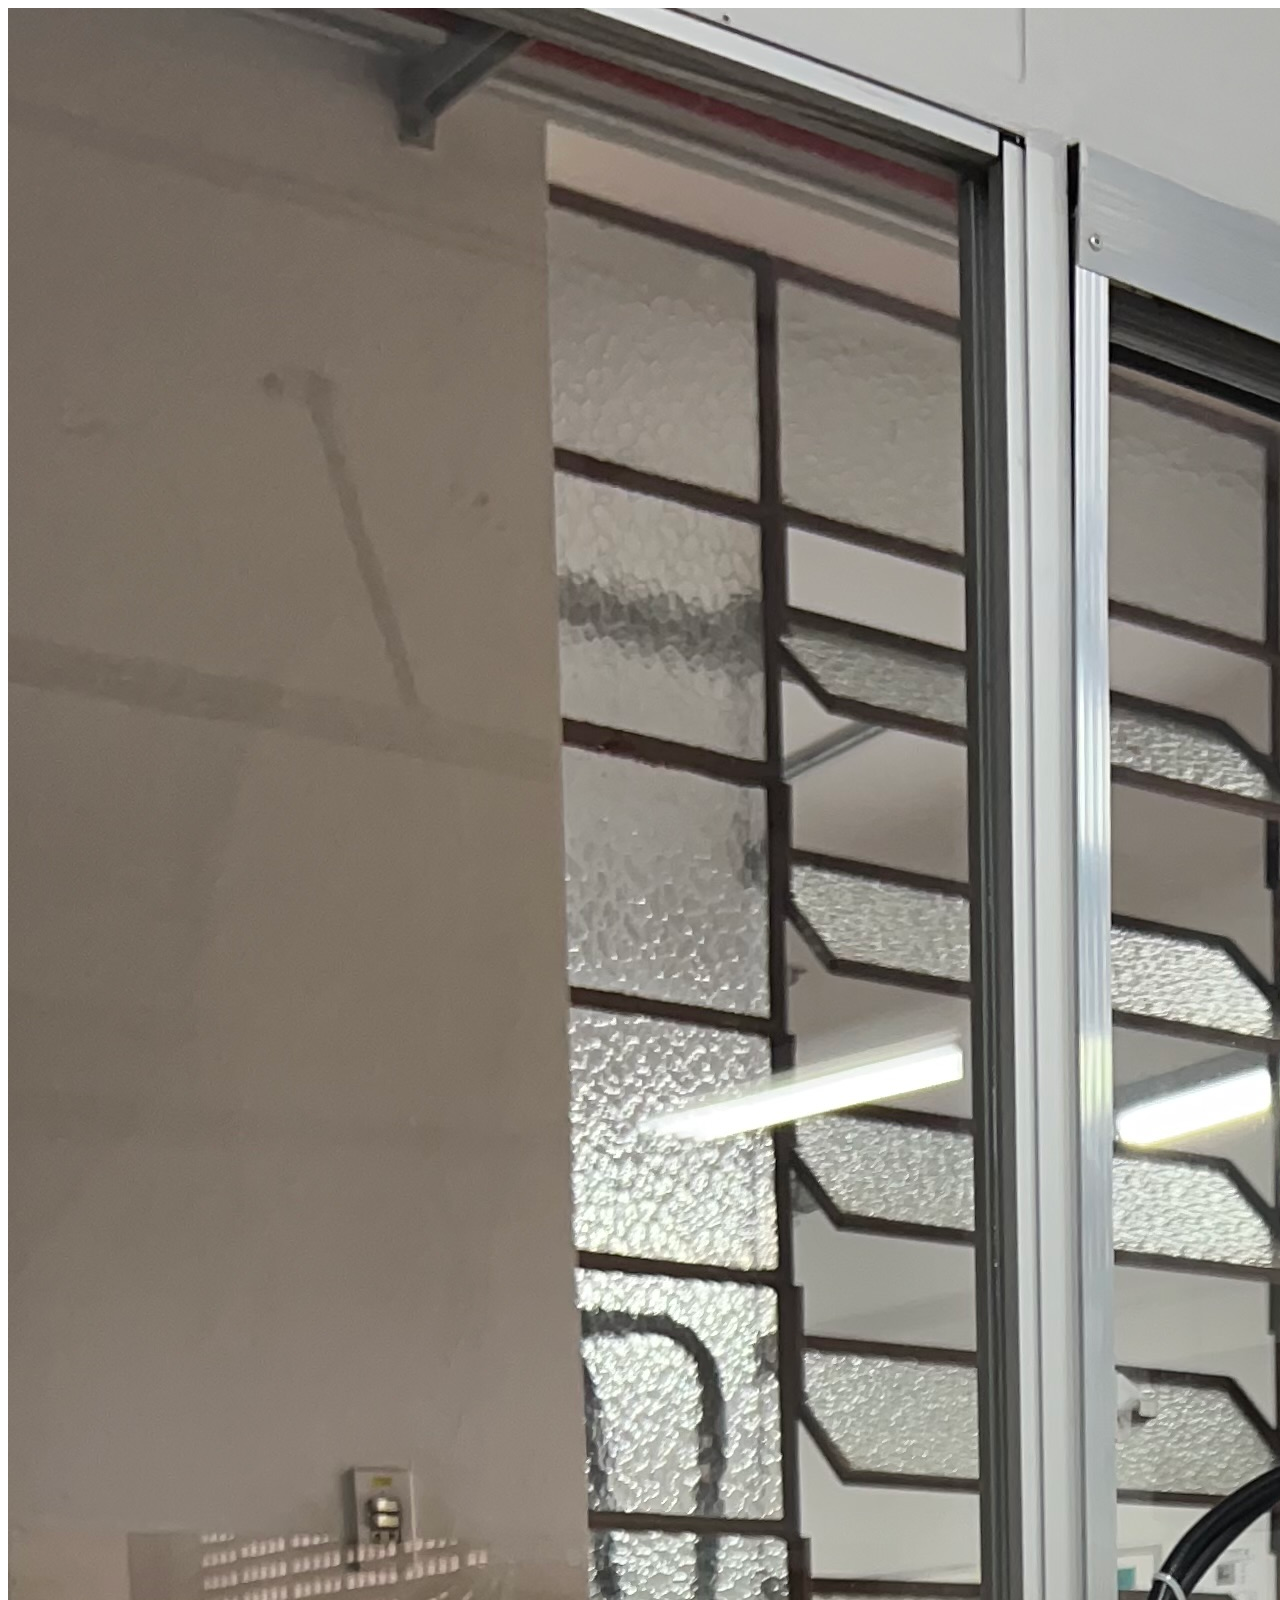
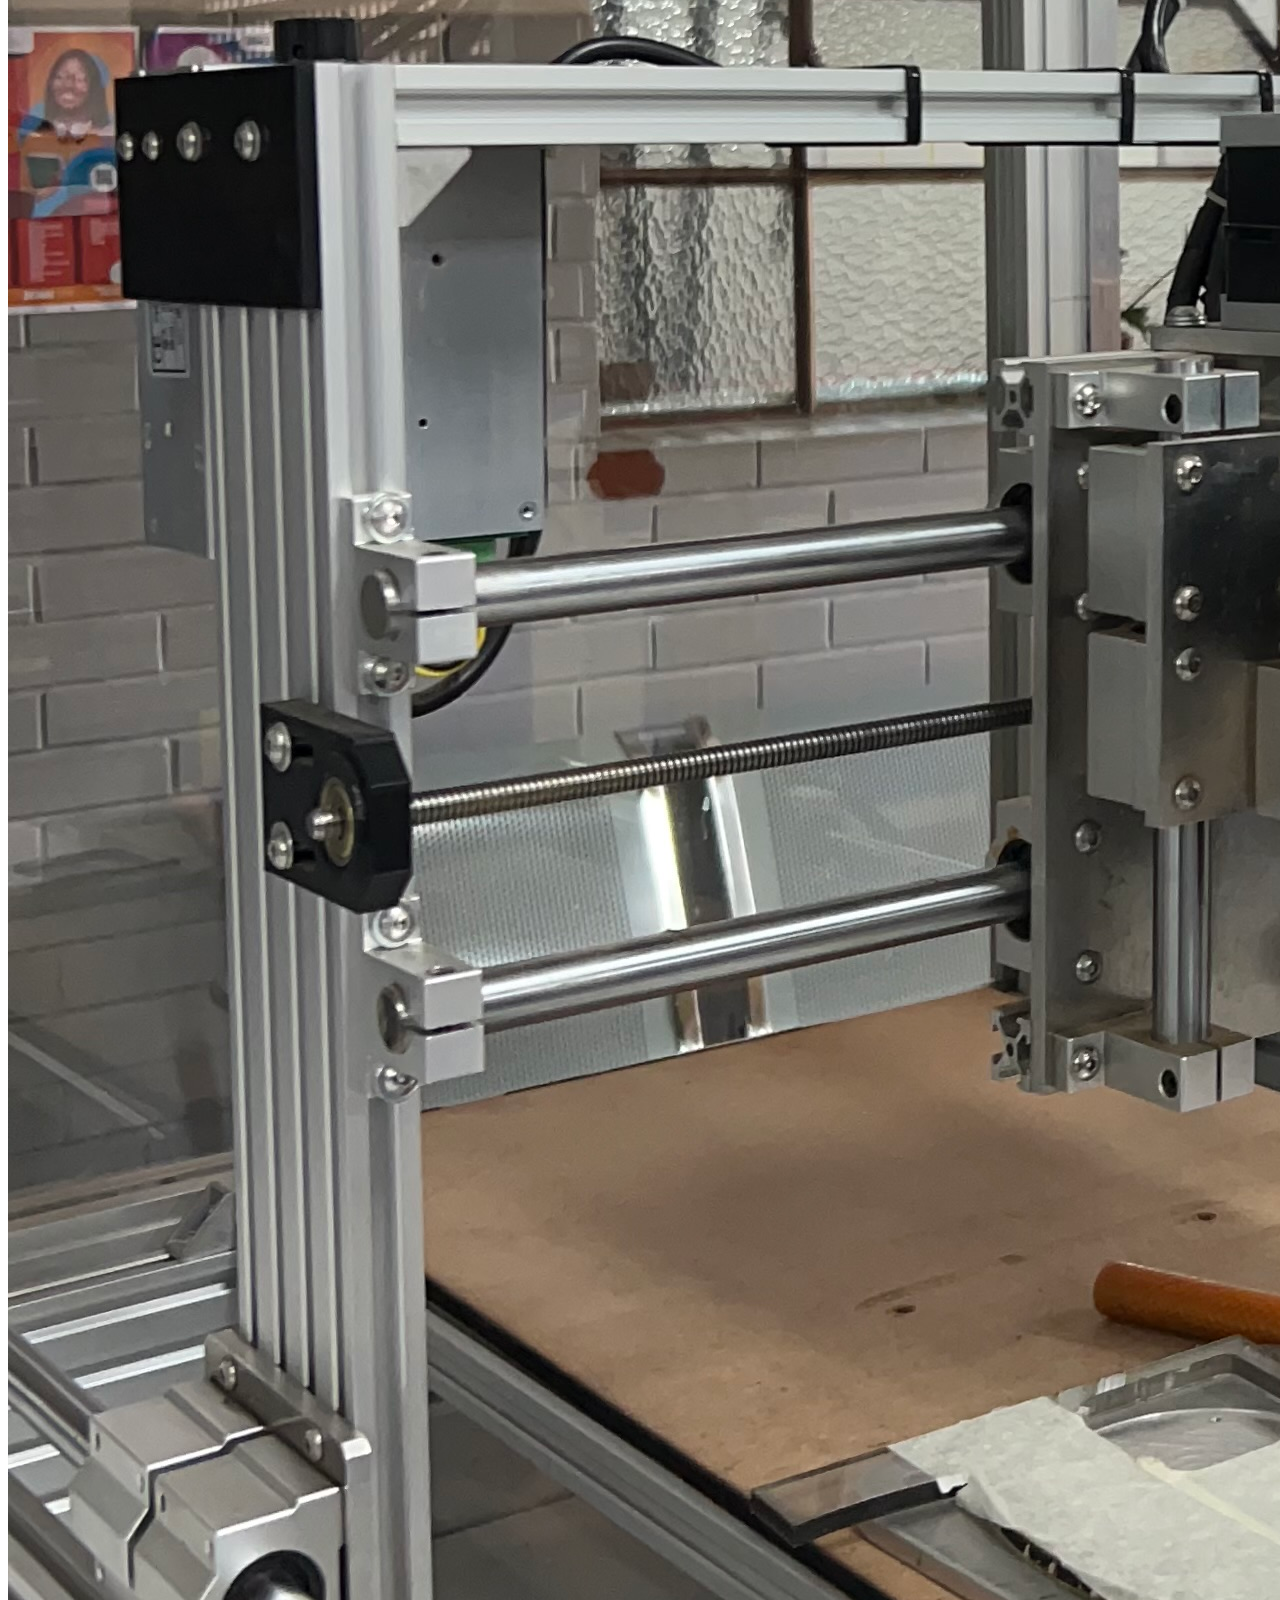
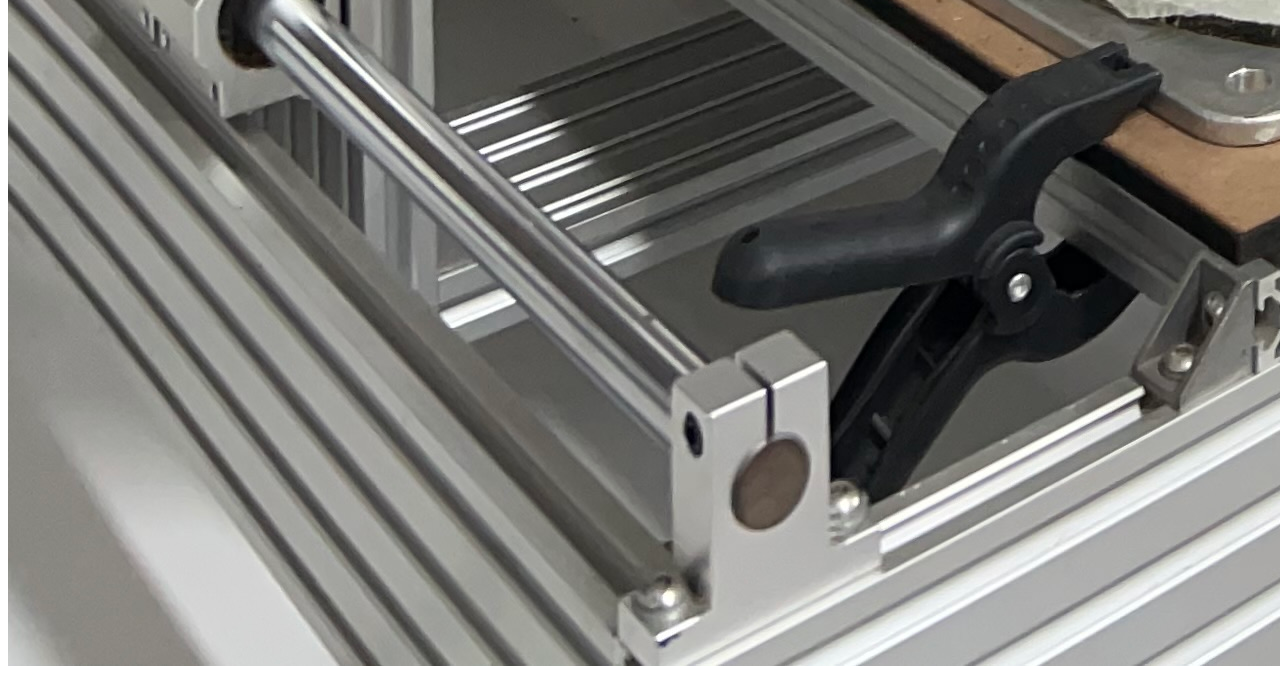
<file: visao.html>
<!DOCTYPE html>
<html>
<head>
  <meta charset="utf-8">
  <script src="https://aframe.io/releases/1.6.0/aframe.min.js"></script>
  <script>
    // Ao "olhar" para o ponto por 1,5 s, o vídeo aparece e toca
    AFRAME.registerComponent('abre-video', {
      init: function () {
        const video = document.querySelector('#vid');
        const tela = document.querySelector('#tela-video');
        this.el.addEventListener('click', () => {
          tela.setAttribute('visible', true);
          video.play();
        });
      }
    });
  </script>
</head>
<body>
  <a-scene>
    <a-assets>
      <img id="sala1" src="img3.jpeg">
    </a-assets>

    <a-sky src="#sala1"></a-sky>

    <!-- Tela do vídeo, escondida até o usuário olhar para o ponto -->
    <a-video id="tela-video" src="#vid" position="0 1.6 -3"
             width="3" height="1.7" visible="false"></a-video>

    <!-- Câmera com cursor de "olhar" (sem controle) -->
    <a-entity camera look-controls position="0 1.6 0">
      <a-cursor fuse="true" fuse-timeout="1500" raycaster="objects: .clicavel"></a-cursor>
    </a-entity>
  </a-scene>
</body>
</html>
</file>
